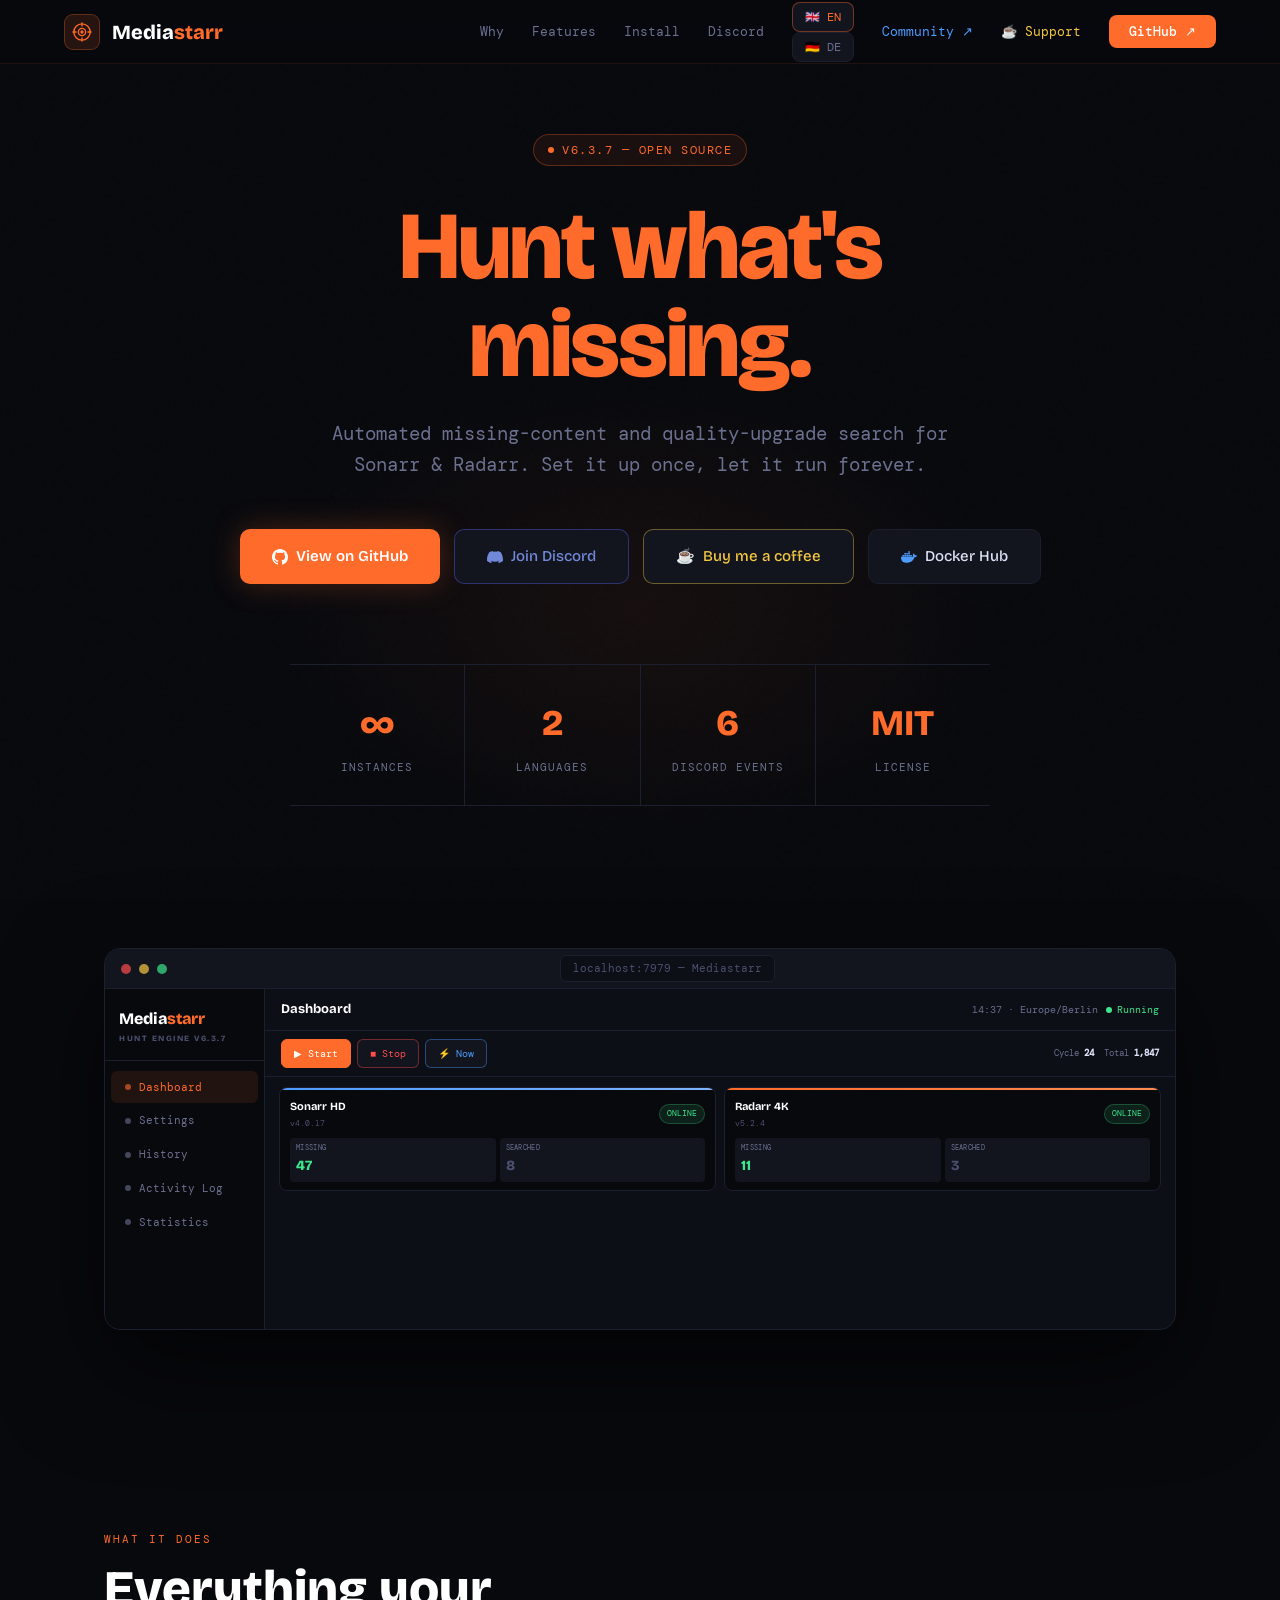
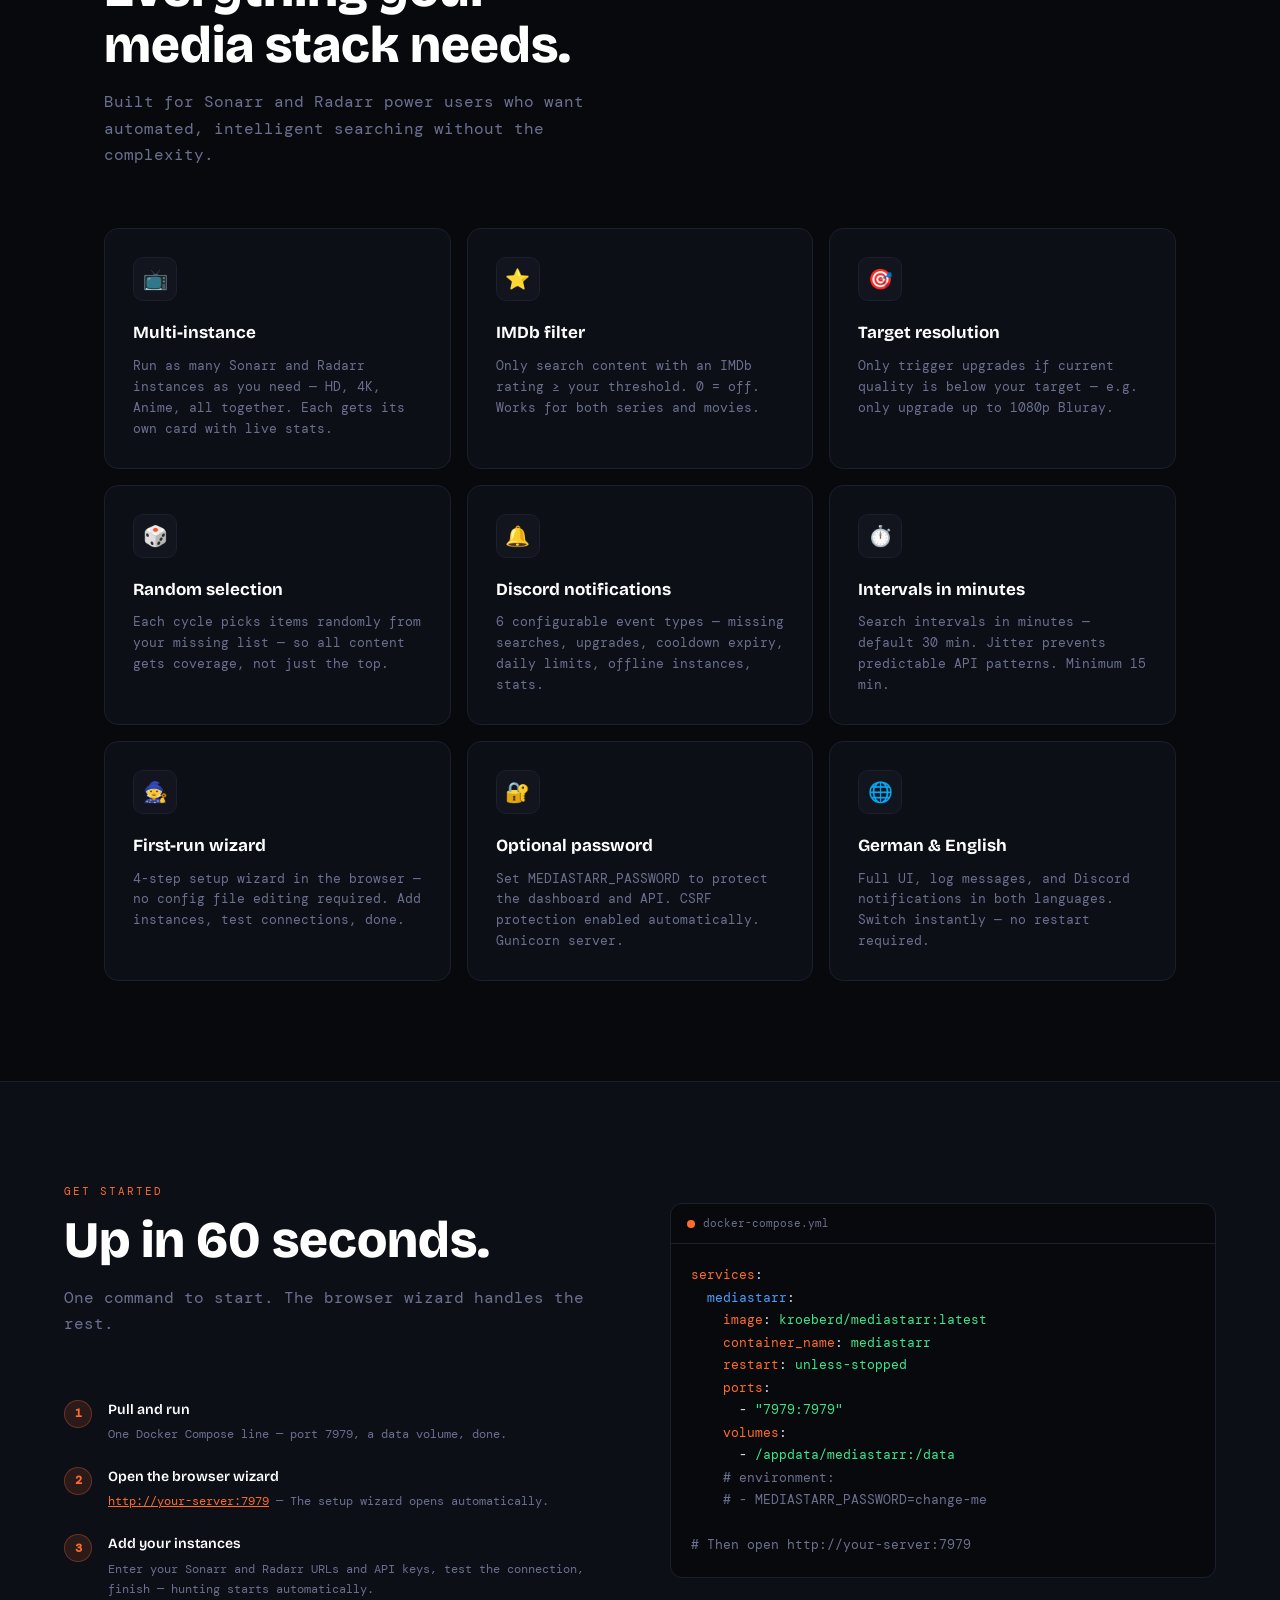
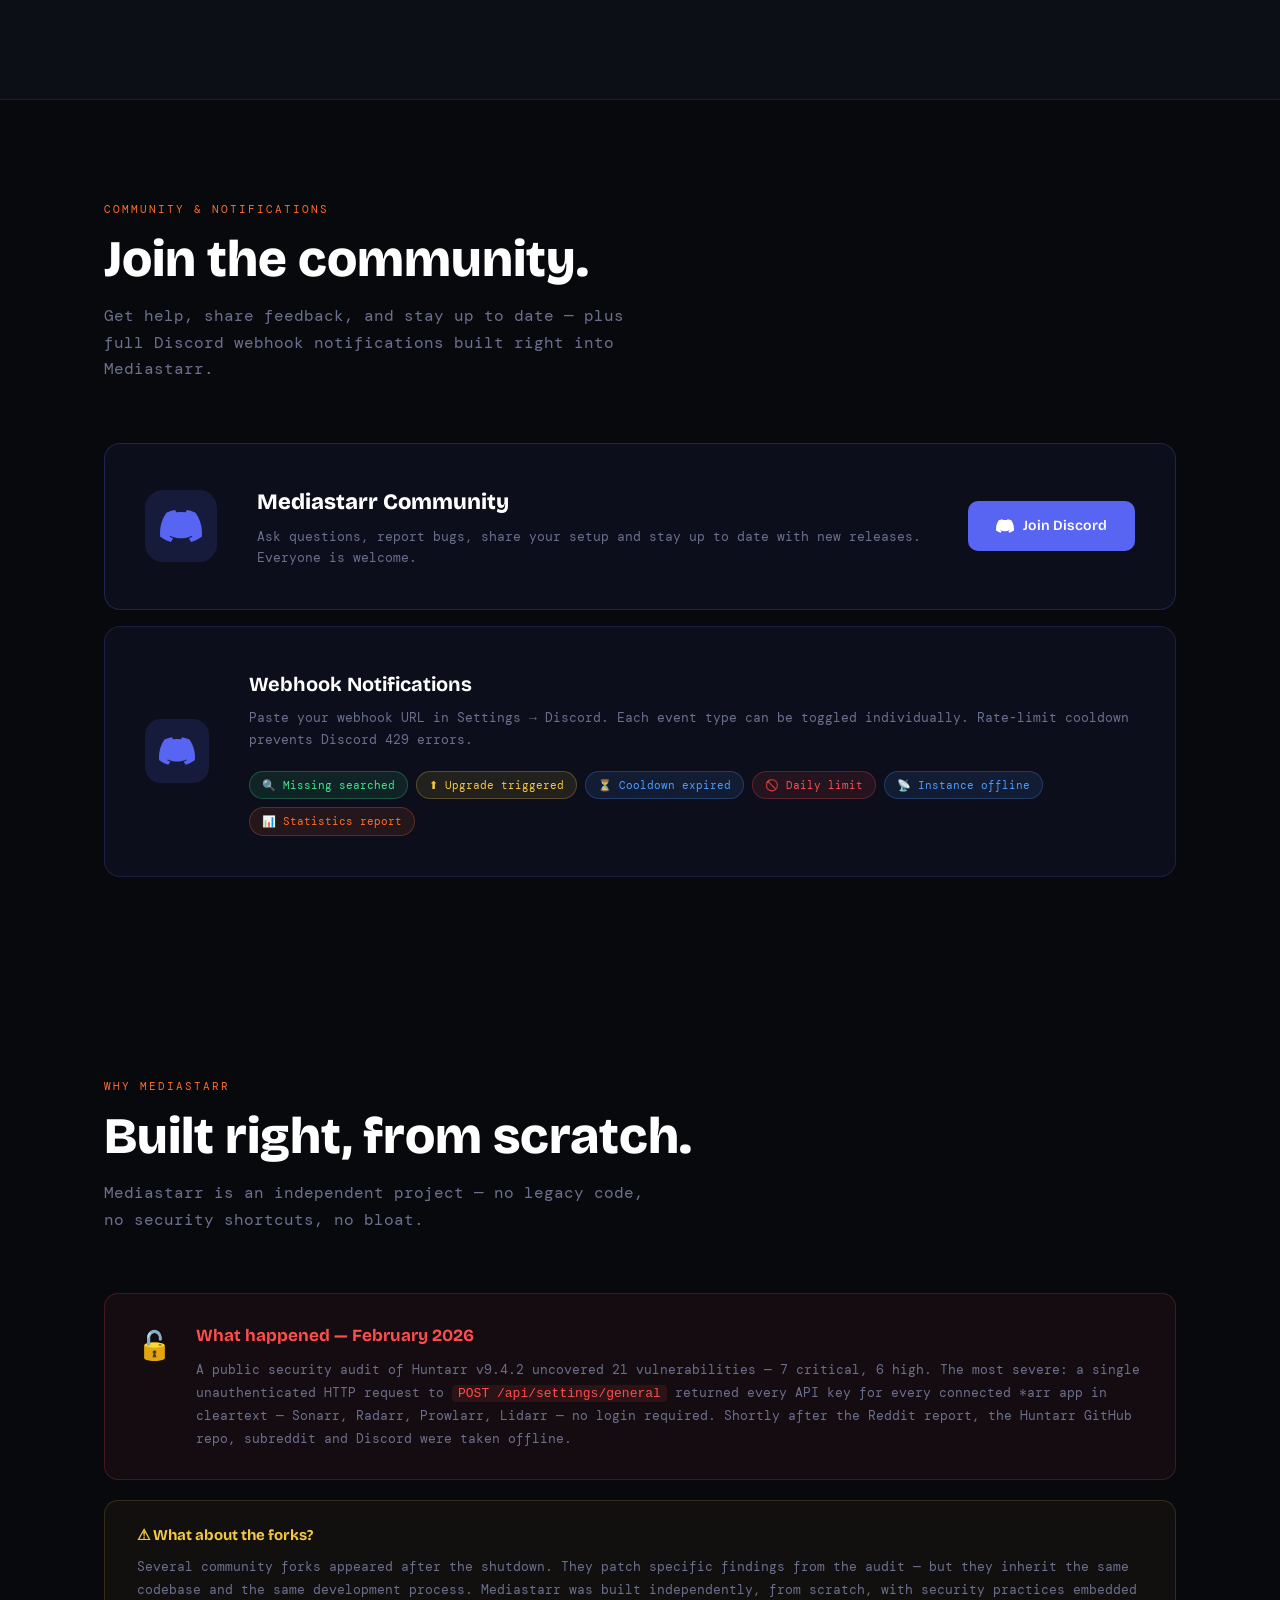
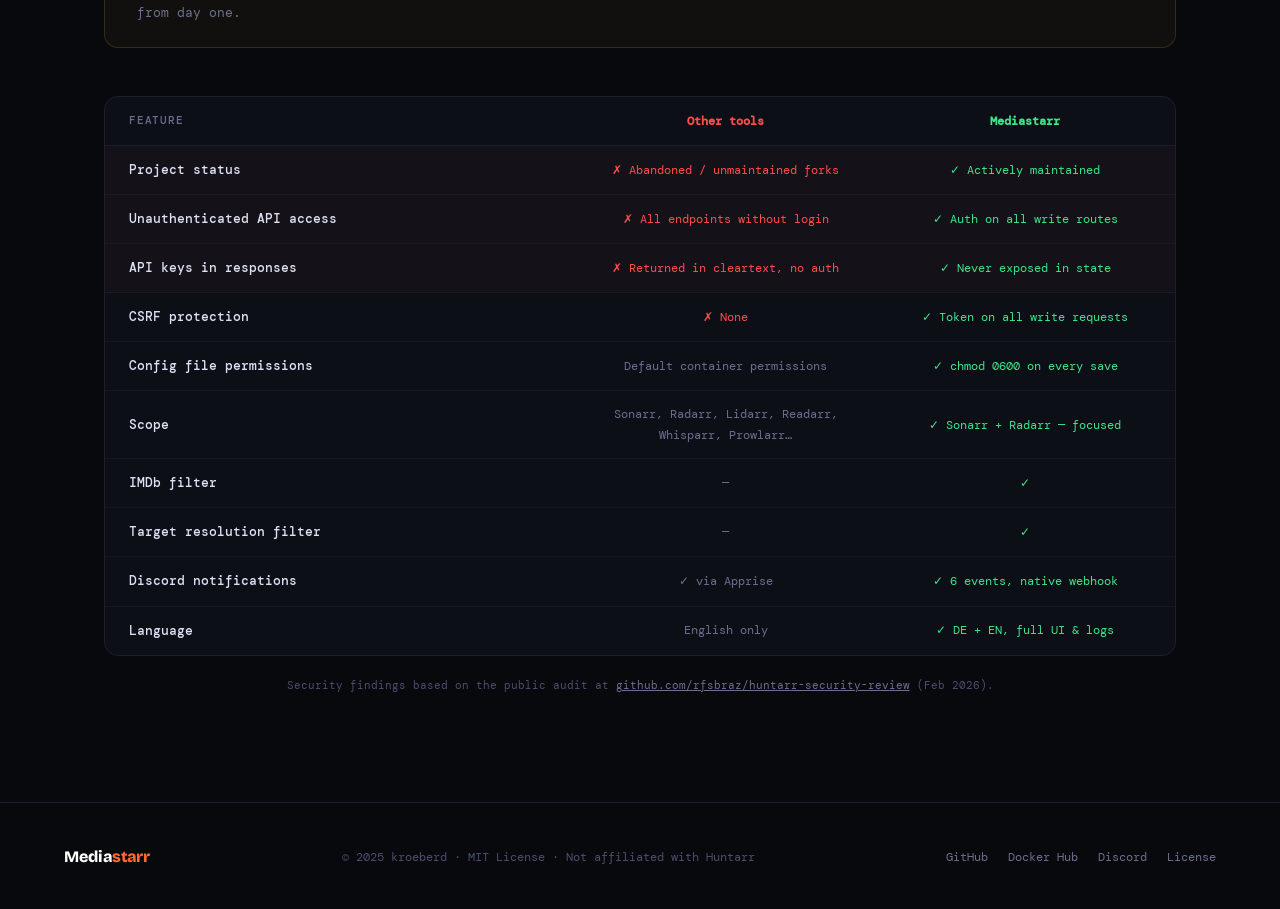
<file: index.html>
<!DOCTYPE html>
<html lang="en">
<head>
<meta charset="UTF-8">
<meta name="viewport" content="width=device-width, initial-scale=1.0">
<title>Mediastarr — Automated Media Search</title>
<link rel="preconnect" href="https://fonts.googleapis.com">
<link href="https://fonts.googleapis.com/css2?family=Bricolage+Grotesque:wght@400;600;800&family=DM+Mono:wght@300;400;500&display=swap" rel="stylesheet">
<style>
:root{--bg:#08090d;--bg2:#0d0f17;--surf:#12141e;--brd:#1c1f2e;--acc:#ff6b2b;--acc2:#ff8c4f;--blue:#4d9cff;--green:#3de68b;--tx:#dde1f5;--mu:#4a4f6e;--mu2:#6b708f;--disp:'Bricolage Grotesque',sans-serif;--mono:'DM Mono',monospace}
*,*::before,*::after{box-sizing:border-box;margin:0;padding:0}
html{scroll-behavior:smooth}
body{background:var(--bg);color:var(--tx);font-family:var(--mono);font-size:15px;line-height:1.7;overflow-x:hidden}
body::before{content:'';position:fixed;inset:0;background-image:url("data:image/svg+xml,%3Csvg viewBox='0 0 256 256' xmlns='http://www.w3.org/2000/svg'%3E%3Cfilter id='n'%3E%3CfeTurbulence type='fractalNoise' baseFrequency='0.9' numOctaves='4' stitchTiles='stitch'/%3E%3C/filter%3E%3Crect width='100%25' height='100%25' filter='url(%23n)' opacity='0.04'/%3E%3C/svg%3E");pointer-events:none;z-index:0;opacity:.4}

/* NAV */
nav{position:fixed;top:0;left:0;right:0;z-index:100;padding:0 5vw;height:64px;display:flex;align-items:center;justify-content:space-between;border-bottom:1px solid rgba(255,107,43,.1);background:rgba(8,9,13,.85);backdrop-filter:blur(12px)}
.nav-logo{display:flex;align-items:center;gap:12px;text-decoration:none}
.nav-logo-icon{width:36px;height:36px;border-radius:9px;background:rgba(255,107,43,.12);border:1px solid rgba(255,107,43,.3);display:flex;align-items:center;justify-content:center}
.nav-logo-text{font-family:var(--disp);font-size:20px;font-weight:800;color:#fff}
.nav-logo-text span{color:var(--acc)}
.nav-links{display:flex;align-items:center;gap:28px;list-style:none}
.nav-links a{color:var(--mu2);text-decoration:none;font-size:13px;transition:color .2s}
.nav-links a:hover{color:var(--tx)}
.nav-cta{padding:8px 20px;background:var(--acc);color:#fff !important;border-radius:8px;font-weight:500;font-size:13px !important;transition:background .2s,transform .15s !important}
.nav-cta:hover{background:var(--acc2) !important;transform:translateY(-1px)}

/* Lang switcher */
.lang-btn{display:flex;align-items:center;gap:6px;padding:6px 12px;border-radius:8px;border:1px solid var(--brd);background:var(--surf);color:var(--mu2);font-family:var(--mono);font-size:12px;cursor:pointer;transition:all .2s}
.lang-btn:hover,.lang-btn.active{border-color:rgba(255,107,43,.4);color:var(--acc)}

/* HERO */
.hero{min-height:100vh;display:flex;flex-direction:column;align-items:center;justify-content:center;text-align:center;padding:120px 5vw 80px;position:relative}
.hero::after{content:'';position:absolute;top:40%;left:50%;transform:translateX(-50%);width:800px;height:500px;background:radial-gradient(ellipse,rgba(255,107,43,.06) 0%,transparent 65%);pointer-events:none;z-index:-1}
.hero-badge{display:inline-flex;align-items:center;gap:8px;padding:5px 14px;border:1px solid rgba(255,107,43,.3);border-radius:100px;background:rgba(255,107,43,.07);color:var(--acc);font-size:12px;letter-spacing:1.5px;text-transform:uppercase;margin-bottom:32px;animation:fadeUp .6s ease both}
.hero-badge span{width:6px;height:6px;border-radius:50%;background:var(--acc);animation:blink 2s infinite}
@keyframes blink{0%,100%{opacity:1}50%{opacity:.3}}
.hero-title{font-family:var(--disp);font-size:clamp(52px,8vw,96px);font-weight:800;line-height:1.02;letter-spacing:-2px;color:#fff;margin-bottom:24px;animation:fadeUp .7s .1s ease both}
.hero-title span{color:var(--acc)}
.hero-sub{font-size:clamp(15px,2vw,19px);color:var(--mu2);max-width:620px;margin:0 auto 48px;animation:fadeUp .7s .2s ease both;line-height:1.65}
.hero-actions{display:flex;gap:14px;flex-wrap:wrap;justify-content:center;animation:fadeUp .7s .3s ease both}
.btn-primary{display:inline-flex;align-items:center;gap:8px;padding:14px 32px;background:var(--acc);color:#fff;border-radius:10px;font-size:15px;font-weight:600;font-family:var(--disp);text-decoration:none;transition:background .2s,transform .15s,box-shadow .2s;box-shadow:0 0 30px rgba(255,107,43,.25)}
.btn-primary:hover{background:var(--acc2);transform:translateY(-2px);box-shadow:0 4px 40px rgba(255,107,43,.35)}
.btn-secondary{display:inline-flex;align-items:center;gap:8px;padding:14px 32px;border:1px solid var(--brd);color:var(--tx);border-radius:10px;font-size:15px;font-weight:500;font-family:var(--disp);text-decoration:none;background:var(--surf);transition:border-color .2s,transform .15s}
.btn-secondary:hover{border-color:var(--mu2);transform:translateY(-2px)}

/* STATS */
.stats-row{display:flex;justify-content:center;gap:0;border-top:1px solid var(--brd);border-bottom:1px solid var(--brd);margin-top:80px;animation:fadeUp .7s .4s ease both}
.stat-item{flex:1;max-width:220px;text-align:center;padding:28px 20px;border-right:1px solid var(--brd)}
.stat-item:last-child{border-right:none}
.stat-num{font-family:var(--disp);font-size:36px;font-weight:800;color:var(--acc);margin-bottom:4px}
.stat-label{font-size:11px;color:var(--mu2);text-transform:uppercase;letter-spacing:1px}

/* SECTIONS */
section{padding:100px 5vw;max-width:1200px;margin:0 auto}
.section-label{font-size:11px;letter-spacing:2px;text-transform:uppercase;color:var(--acc);margin-bottom:12px}
.section-title{font-family:var(--disp);font-size:clamp(32px,4vw,52px);font-weight:800;color:#fff;line-height:1.1;margin-bottom:16px}
.section-sub{color:var(--mu2);font-size:16px;max-width:540px;line-height:1.65;margin-bottom:60px}

/* FEATURES */
.features-grid{display:grid;grid-template-columns:repeat(auto-fill,minmax(280px,1fr));gap:16px}
.feat-card{background:var(--bg2);border:1px solid var(--brd);border-radius:14px;padding:28px;transition:border-color .2s,transform .2s;position:relative;overflow:hidden}
.feat-card::before{content:'';position:absolute;top:0;left:0;right:0;height:1px;background:linear-gradient(90deg,transparent,rgba(255,107,43,.4),transparent);opacity:0;transition:opacity .3s}
.feat-card:hover{border-color:rgba(255,107,43,.25);transform:translateY(-3px)}
.feat-card:hover::before{opacity:1}
.feat-icon{width:44px;height:44px;border-radius:10px;display:flex;align-items:center;justify-content:center;font-size:20px;margin-bottom:18px;background:var(--surf);border:1px solid var(--brd)}
.feat-title{font-family:var(--disp);font-size:17px;font-weight:700;color:#fff;margin-bottom:8px}
.feat-text{color:var(--mu2);font-size:13px;line-height:1.6}

/* PREVIEW */
.preview-wrap{position:relative;border-radius:16px;overflow:hidden;border:1px solid var(--brd);box-shadow:0 40px 100px rgba(0,0,0,.6);background:var(--bg2);margin-top:48px}
.preview-bar{height:40px;background:var(--surf);border-bottom:1px solid var(--brd);display:flex;align-items:center;padding:0 16px;gap:8px}
.dot-r{width:10px;height:10px;border-radius:50%;background:#ff4d4d;opacity:.7}
.dot-y{width:10px;height:10px;border-radius:50%;background:#f5c842;opacity:.7}
.dot-g{width:10px;height:10px;border-radius:50%;background:#3de68b;opacity:.7}
.preview-url{margin:0 auto;font-size:11px;color:var(--mu);background:var(--bg2);border:1px solid var(--brd);border-radius:6px;padding:3px 12px}
.preview-body{display:grid;grid-template-columns:160px 1fr;height:340px}
.preview-sidebar{background:var(--bg);border-right:1px solid var(--brd);padding:16px 0}
.ps-logo{padding:0 14px 14px;border-bottom:1px solid var(--brd);margin-bottom:10px;font-family:var(--disp);font-size:16px;font-weight:800;color:#fff}
.ps-logo span{color:var(--acc)}
.ps-ver{font-size:8px;letter-spacing:1.5px;color:var(--mu);text-transform:uppercase}
.ps-item{display:flex;align-items:center;gap:8px;padding:7px 14px;font-size:11px;color:var(--mu2);border-radius:6px;margin:1px 6px}
.ps-item.on{background:rgba(255,107,43,.1);color:var(--acc)}
.ps-dot{width:6px;height:6px;border-radius:50%;background:currentColor;opacity:.6}
.preview-main{overflow:hidden;position:relative}
.preview-topbar{height:42px;border-bottom:1px solid var(--brd);display:flex;align-items:center;padding:0 16px;gap:8px;font-size:11px}
.p-title{font-family:var(--disp);font-size:13px;font-weight:700;color:#fff;flex:1}
.p-running{display:flex;align-items:center;gap:5px;font-size:10px;color:var(--green)}
.p-run-dot{width:6px;height:6px;border-radius:50%;background:var(--green);animation:blink 1.8s infinite}
.p-ctrl{padding:8px 16px;border-bottom:1px solid var(--brd);display:flex;gap:6px;align-items:center}
.p-btn{padding:5px 12px;border-radius:6px;font-size:10px;font-family:var(--mono);border:1px solid var(--brd);background:var(--surf);color:var(--tx)}
.p-btn.start{background:var(--acc);border-color:var(--acc);color:#fff}
.p-btn.stop{border-color:rgba(255,77,77,.4);color:#ff4d4d}
.p-btn.now{border-color:rgba(77,156,255,.4);color:var(--blue)}
.p-meta{margin-left:auto;font-size:9px;color:var(--mu2);display:flex;gap:10px}
.p-cards{display:grid;grid-template-columns:1fr 1fr;gap:8px;padding:10px 14px}
.p-card{background:var(--bg);border:1px solid var(--brd);border-radius:8px;overflow:hidden}
.p-accent{height:2px}
.p-card-in{padding:8px 10px}
.p-cn{font-family:var(--disp);font-size:11px;font-weight:700;color:#fff}
.p-cv{font-size:8px;color:var(--mu)}
.p-stats{display:grid;grid-template-columns:1fr 1fr;gap:4px;margin-top:6px}
.p-s{background:var(--surf);border-radius:4px;padding:4px 6px}
.p-sl{font-size:7px;color:var(--mu2);text-transform:uppercase;letter-spacing:.3px}
.p-sv{font-family:var(--disp);font-size:14px;font-weight:800;color:var(--mu)}
.p-sv.g{color:var(--green)}

/* INSTALL */
.install-section{background:var(--bg2);border-top:1px solid var(--brd);border-bottom:1px solid var(--brd)}
.install-grid{display:grid;grid-template-columns:1fr 1fr;gap:60px;align-items:center}
.install-steps{display:flex;flex-direction:column;gap:20px}
.install-step{display:flex;gap:16px;align-items:flex-start}
.step-num{width:28px;height:28px;border-radius:50%;background:rgba(255,107,43,.12);border:1px solid rgba(255,107,43,.3);color:var(--acc);font-size:12px;font-weight:600;display:flex;align-items:center;justify-content:center;flex-shrink:0;margin-top:2px}
.step-body strong{display:block;color:#fff;font-size:14px;font-family:var(--disp);font-weight:600;margin-bottom:3px}
.step-body p{color:var(--mu2);font-size:12px}
.code-block{background:var(--bg);border:1px solid var(--brd);border-radius:12px;overflow:hidden}
.code-hd{padding:10px 16px;border-bottom:1px solid var(--brd);font-size:11px;color:var(--mu2);display:flex;align-items:center;gap:8px}
.code-hd-dot{width:8px;height:8px;border-radius:50%;background:var(--acc)}
.code-body{padding:20px;font-size:12.5px;line-height:1.8;color:var(--tx)}
.code-body .c{color:var(--mu2)}
.code-body .k{color:var(--acc)}
.code-body .s{color:var(--green)}
.code-body .n{color:var(--blue)}

/* DISCORD */
.discord-card{background:rgba(88,101,242,.06);border:1px solid rgba(88,101,242,.2);border-radius:16px;padding:40px;display:flex;gap:40px;align-items:center}
.dc-icon{width:64px;height:64px;flex-shrink:0;background:rgba(88,101,242,.15);border-radius:16px;display:flex;align-items:center;justify-content:center}
.dc-events{display:flex;flex-wrap:wrap;gap:8px;margin-top:20px}
.dc-ev{padding:4px 12px;border-radius:100px;font-size:11px;font-family:var(--mono)}
.ev-g{background:rgba(61,230,139,.1);color:var(--green);border:1px solid rgba(61,230,139,.25)}
.ev-y{background:rgba(245,200,66,.1);color:#f5c842;border:1px solid rgba(245,200,66,.25)}
.ev-r{background:rgba(255,77,77,.1);color:#ff4d4d;border:1px solid rgba(255,77,77,.25)}
.ev-b{background:rgba(77,156,255,.1);color:var(--blue);border:1px solid rgba(77,156,255,.25)}
.ev-o{background:rgba(255,107,43,.1);color:var(--acc);border:1px solid rgba(255,107,43,.25)}

/* FOOTER */
footer{border-top:1px solid var(--brd);padding:40px 5vw;display:flex;align-items:center;justify-content:space-between;flex-wrap:wrap;gap:16px;font-size:12px;color:var(--mu)}
.footer-logo{font-family:var(--disp);font-size:16px;font-weight:800;color:#fff;text-decoration:none}
.footer-logo span{color:var(--acc)}
.footer-links{display:flex;gap:20px}
.footer-links a{color:var(--mu2);text-decoration:none;transition:color .2s}
.footer-links a:hover{color:var(--tx)}

@keyframes fadeUp{from{opacity:0;transform:translateY(24px)}to{opacity:1;transform:translateY(0)}}
.reveal{opacity:0;transform:translateY(20px);transition:opacity .6s ease,transform .6s ease}
.reveal.visible{opacity:1;transform:none}

@media(max-width:768px){
  .nav-links{display:none}
  .stats-row{flex-wrap:wrap}
  .stat-item{min-width:50%;border-right:none;border-bottom:1px solid var(--brd)}
  .install-grid{grid-template-columns:1fr}
  .preview-body{grid-template-columns:1fr}
  .preview-sidebar{display:none}
  .discord-card{flex-direction:column}
  .p-cards{grid-template-columns:1fr}
}

/* Hidden class for lang switching */
[data-lang]{display:none}
[data-lang].show{display:block}
span[data-lang].show{display:inline}
</style>
</head>
<body>

<!-- NAV -->
<nav>
  <a href="#" class="nav-logo">
    <div class="nav-logo-icon">
      <svg width="20" height="20" viewBox="0 0 22 22" fill="none" xmlns="http://www.w3.org/2000/svg">
        <circle cx="11" cy="11" r="9" stroke="#ff6b2b" stroke-width="1.5"/>
        <circle cx="11" cy="11" r="4" stroke="#ff6b2b" stroke-width="1.5"/>
        <circle cx="11" cy="11" r="1.8" fill="#ff6b2b"/>
        <line x1="11" y1="1" x2="11" y2="4.5" stroke="#ff6b2b" stroke-width="1.5" stroke-linecap="round"/>
        <line x1="11" y1="17.5" x2="11" y2="21" stroke="#ff6b2b" stroke-width="1.5" stroke-linecap="round"/>
        <line x1="1" y1="11" x2="4.5" y2="11" stroke="#ff6b2b" stroke-width="1.5" stroke-linecap="round"/>
        <line x1="17.5" y1="11" x2="21" y2="11" stroke="#ff6b2b" stroke-width="1.5" stroke-linecap="round"/>
      </svg>
    </div>
    <div class="nav-logo-text">Media<span>starr</span></div>
  </a>
  <ul class="nav-links">
    <li><a href="#why" data-de="Warum" data-en="Why">Why</a></li>
    <li><a href="#features" data-de="Features" data-en="Features">Features</a></li>
    <li><a href="#install" data-de="Installation" data-en="Install">Install</a></li>
    <li><a href="#discord">Discord</a></li>
    <li>
      <button class="lang-btn active" id="btn-en" onclick="setLang('en')">🇬🇧 EN</button>
      <button class="lang-btn" id="btn-de" onclick="setLang('de')">🇩🇪 DE</button>
    </li>
    <li><a href="https://discord.gg/8Vb9cj4ksv" target="_blank" style="color:var(--blue)">Community ↗</a></li>
    <li><a href="https://buymeacoffee.com/kroeberd" target="_blank" rel="noopener noreferrer" style="display:inline-flex;align-items:center;gap:5px;color:#f5c842">☕ Support</a></li>
    <li><a href="https://github.com/kroeberd/mediastarr" target="_blank" class="nav-cta">GitHub ↗</a></li>
  </ul>
</nav>

<!-- HERO -->
<div class="hero">
  <div class="hero-badge"><span></span>v6.3.7 — Open Source</div>
  <h1 class="hero-title">
    <span data-lang="en" class="show">Hunt what's<br><span style="color:var(--acc)">missing.</span></span>
    <span data-lang="de">Such was<br><span style="color:var(--acc)">fehlt.</span></span>
  </h1>
  <p class="hero-sub">
    <span data-lang="en" class="show">Automated missing-content and quality-upgrade search for Sonarr & Radarr. Set it up once, let it run forever.</span>
    <span data-lang="de">Automatisierte Suche nach fehlenden Inhalten und Qualitäts-Upgrades für Sonarr & Radarr. Einmal einrichten, dauerhaft laufen lassen.</span>
  </p>
  <div class="hero-actions">
    <a href="https://github.com/kroeberd/mediastarr" target="_blank" class="btn-primary">
      <svg width="16" height="16" viewBox="0 0 24 24" fill="currentColor"><path d="M12 0C5.37 0 0 5.37 0 12c0 5.31 3.435 9.795 8.205 11.385.6.105.825-.255.825-.57 0-.285-.015-1.23-.015-2.235-3.015.555-3.795-.735-4.035-1.41-.135-.345-.72-1.41-1.23-1.695-.42-.225-1.02-.78-.015-.795.945-.015 1.62.87 1.845 1.23 1.08 1.815 2.805 1.305 3.495.99.105-.78.42-1.305.765-1.605-2.67-.3-5.46-1.335-5.46-5.925 0-1.305.465-2.385 1.23-3.225-.12-.3-.54-1.53.12-3.18 0 0 1.005-.315 3.3 1.23.96-.27 1.98-.405 3-.405s2.04.135 3 .405c2.295-1.56 3.3-1.23 3.3-1.23.66 1.65.24 2.88.12 3.18.765.84 1.23 1.905 1.23 3.225 0 4.605-2.805 5.625-5.475 5.925.435.375.81 1.095.81 2.22 0 1.605-.015 2.895-.015 3.3 0 .315.225.69.825.57A12.02 12.02 0 0024 12c0-6.63-5.37-12-12-12z"/></svg>
      <span data-lang="en" class="show">View on GitHub</span><span data-lang="de">GitHub</span>
    </a>
    <a href="https://discord.gg/8Vb9cj4ksv" target="_blank" class="btn-secondary" style="border-color:rgba(88,101,242,.4);color:#7289da">
      <svg width="16" height="16" viewBox="0 0 24 24" fill="currentColor"><path d="M20.317 4.37a19.791 19.791 0 0 0-4.885-1.515.074.074 0 0 0-.079.037c-.21.375-.444.864-.608 1.25a18.27 18.27 0 0 0-5.487 0 12.64 12.64 0 0 0-.617-1.25.077.077 0 0 0-.079-.037A19.736 19.736 0 0 0 3.677 4.37a.07.07 0 0 0-.032.027C.533 9.046-.32 13.58.099 18.057c.002.022.015.043.033.056a19.9 19.9 0 0 0 5.993 3.03.078.078 0 0 0 .084-.028c.462-.63.874-1.295 1.226-1.994a.076.076 0 0 0-.041-.106 13.107 13.107 0 0 1-1.872-.892.077.077 0 0 1-.008-.128 10.2 10.2 0 0 0 .372-.292.074.074 0 0 1 .077-.01c3.928 1.793 8.18 1.793 12.062 0a.074.074 0 0 1 .078.01c.12.098.246.198.373.292a.077.077 0 0 1-.006.127 12.299 12.299 0 0 1-1.873.892.077.077 0 0 0-.041.107c.36.698.772 1.362 1.225 1.993a.076.076 0 0 0 .084.028 19.839 19.839 0 0 0 6.002-3.03.077.077 0 0 0 .032-.054c.5-5.177-.838-9.674-3.549-13.66a.061.061 0 0 0-.031-.03z"/></svg>
      Join Discord
    </a>
    <a href="https://buymeacoffee.com/kroeberd" target="_blank" rel="noopener noreferrer" class="btn-secondary" style="border-color:rgba(245,200,66,.4);color:#f5c842">
      ☕ <span data-lang="en" class="show">Buy me a coffee</span><span data-lang="de">Support</span>
    </a>
    <a href="https://hub.docker.com/r/kroeberd/mediastarr" target="_blank" class="btn-secondary">
      <svg width="16" height="16" viewBox="0 0 24 24" fill="currentColor" style="color:var(--blue)"><path d="M13.983 11.078h2.119a.186.186 0 00.186-.185V9.006a.186.186 0 00-.186-.186h-2.119a.185.185 0 00-.185.185v1.888c0 .102.083.185.185.185m-2.954-5.43h2.118a.186.186 0 00.186-.186V3.574a.186.186 0 00-.186-.185h-2.118a.185.185 0 00-.185.185v1.888c0 .102.082.185.185.185m0 2.716h2.118a.187.187 0 00.186-.186V6.29a.186.186 0 00-.186-.185h-2.118a.185.185 0 00-.185.185v1.887c0 .102.082.186.185.186m-2.93 0h2.12a.186.186 0 00.184-.186V6.29a.185.185 0 00-.185-.185H8.1a.185.185 0 00-.185.185v1.887c0 .102.083.186.185.186m-2.964 0h2.119a.186.186 0 00.185-.186V6.29a.185.185 0 00-.185-.185H5.136a.186.186 0 00-.186.185v1.887c0 .102.084.186.186.186m5.893 2.715h2.118a.186.186 0 00.186-.185V9.006a.186.186 0 00-.186-.186h-2.118a.185.185 0 00-.185.185v1.888c0 .102.082.185.185.185m-2.93 0h2.12a.185.185 0 00.184-.185V9.006a.185.185 0 00-.184-.186h-2.12a.185.185 0 00-.184.185v1.888c0 .102.083.185.185.185m-2.964 0h2.119a.185.185 0 00.185-.185V9.006a.185.185 0 00-.184-.186h-2.12a.186.186 0 00-.186.186v1.887c0 .102.084.185.186.185m-2.92 0h2.12a.186.186 0 00.184-.185V9.006a.185.185 0 00-.184-.186h-2.12a.185.185 0 00-.185.186v1.887c0 .102.083.185.185.185M23.763 9.89c-.065-.051-.672-.51-1.954-.51-.338.001-.676.03-1.01.087-.248-1.7-1.653-2.53-1.716-2.566l-.344-.199-.226.327c-.284.438-.49.922-.612 1.43-.23.97-.09 1.882.403 2.661-.595.332-1.55.413-1.744.42H.751a.751.751 0 00-.75.748 11.376 11.376 0 00.692 4.062c.545 1.428 1.355 2.48 2.41 3.124 1.18.723 3.1 1.137 5.275 1.137.983.003 1.963-.086 2.93-.266a12.248 12.248 0 003.823-1.389c.98-.567 1.86-1.288 2.61-2.136 1.252-1.418 1.998-2.997 2.553-4.4h.221c1.372 0 2.215-.549 2.68-1.009.309-.293.55-.65.707-1.046l.098-.288z"/></svg>
      Docker Hub
    </a>
  </div>

  <div class="stats-row" style="width:100%;max-width:700px;margin-top:80px">
    <div class="stat-item"><div class="stat-num">∞</div><div class="stat-label" data-de="Instanzen" data-en="Instances">Instances</div></div>
    <div class="stat-item"><div class="stat-num">2</div><div class="stat-label" data-de="Sprachen" data-en="Languages">Languages</div></div>
    <div class="stat-item"><div class="stat-num">6</div><div class="stat-label" data-de="Discord Events" data-en="Discord events">Discord events</div></div>
    <div class="stat-item"><div class="stat-num">MIT</div><div class="stat-label">License</div></div>
  </div>
</div>

<!-- DASHBOARD PREVIEW -->
<div style="padding:0 5vw 100px;max-width:1200px;margin:0 auto">
  <div class="preview-wrap reveal">
    <div class="preview-bar">
      <div class="dot-r"></div><div class="dot-y"></div><div class="dot-g"></div>
      <div class="preview-url">localhost:7979 — Mediastarr</div>
    </div>
    <div class="preview-body">
      <div class="preview-sidebar">
        <div class="ps-logo">Media<span>starr</span><div class="ps-ver">Hunt Engine v6.3.7</div></div>
        <div class="ps-item on"><div class="ps-dot"></div>Dashboard</div>
        <div class="ps-item"><div class="ps-dot"></div><span data-de="Einstellungen" data-en="Settings">Settings</span></div>
        <div class="ps-item"><div class="ps-dot"></div><span data-de="Verlauf" data-en="History">History</span></div>
        <div class="ps-item"><div class="ps-dot"></div><span data-de="Aktivitätslog" data-en="Activity Log">Activity Log</span></div>
        <div class="ps-item"><div class="ps-dot"></div><span data-de="Statistiken" data-en="Statistics">Statistics</span></div>
      </div>
      <div class="preview-main">
        <div class="preview-topbar">
          <div class="p-title">Dashboard</div>
          <div style="font-size:10px;color:var(--mu2)">14:37 · Europe/Berlin</div>
          <div class="p-running"><div class="p-run-dot"></div><span data-de="Läuft" data-en="Running">Running</span></div>
        </div>
        <div class="p-ctrl">
          <div class="p-btn start">▶ <span data-de="Start" data-en="Start">Start</span></div>
          <div class="p-btn stop">■ Stop</div>
          <div class="p-btn now">⚡ <span data-de="Jetzt" data-en="Now">Now</span></div>
          <div class="p-meta">
            <span><span data-de="Zyklus" data-en="Cycle">Cycle</span> <b style="color:var(--tx)">24</b></span>
            <span><span data-de="Gesamt" data-en="Total">Total</span> <b style="color:var(--tx)">1,847</b></span>
          </div>
        </div>
        <div class="p-cards">
          <div class="p-card">
            <div class="p-accent" style="background:linear-gradient(90deg,#4d9cff,#7eb3ff)"></div>
            <div class="p-card-in">
              <div style="display:flex;justify-content:space-between;align-items:center;margin-bottom:8px">
                <div><div class="p-cn">Sonarr HD</div><div class="p-cv">v4.0.17</div></div>
                <div style="font-size:8px;padding:2px 7px;border-radius:100px;background:rgba(61,230,139,.1);color:var(--green);border:1px solid rgba(61,230,139,.25)">ONLINE</div>
              </div>
              <div class="p-stats">
                <div class="p-s"><div class="p-sl">Missing</div><div class="p-sv g">47</div></div>
                <div class="p-s"><div class="p-sl">Searched</div><div class="p-sv">8</div></div>
              </div>
            </div>
          </div>
          <div class="p-card">
            <div class="p-accent" style="background:linear-gradient(90deg,#ff6b2b,#ff8c4f)"></div>
            <div class="p-card-in">
              <div style="display:flex;justify-content:space-between;align-items:center;margin-bottom:8px">
                <div><div class="p-cn">Radarr 4K</div><div class="p-cv">v5.2.4</div></div>
                <div style="font-size:8px;padding:2px 7px;border-radius:100px;background:rgba(61,230,139,.1);color:var(--green);border:1px solid rgba(61,230,139,.25)">ONLINE</div>
              </div>
              <div class="p-stats">
                <div class="p-s"><div class="p-sl">Missing</div><div class="p-sv g">11</div></div>
                <div class="p-s"><div class="p-sl">Searched</div><div class="p-sv">3</div></div>
              </div>
            </div>
          </div>
        </div>
      </div>
    </div>
  </div>
</div>

<!-- FEATURES -->
<section id="features">
  <div class="section-label reveal"><span data-de="Was es macht" data-en="What it does">What it does</span></div>
  <h2 class="section-title reveal" id="features-title">Everything your<br>media stack needs.</h2>
  <p class="section-sub reveal"><span data-de="Gebaut für Sonarr- und Radarr-Nutzer die automatisierte, intelligente Suche ohne den Aufwand wollen." data-en="Built for Sonarr and Radarr power users who want automated, intelligent searching without the complexity.">Built for Sonarr and Radarr power users who want automated, intelligent searching without the complexity.</span></p>
  <div class="features-grid">
    <div class="feat-card reveal"><div class="feat-icon">📺</div><div class="feat-title"><span data-de="Multi-Instanz" data-en="Multi-instance">Multi-instance</span></div><div class="feat-text"><span data-de="Beliebig viele Sonarr- und Radarr-Instanzen — HD, 4K, Anime, alle zusammen. Jede bekommt eine eigene Karte mit Live-Stats." data-en="Run as many Sonarr and Radarr instances as you need — HD, 4K, Anime, all together. Each gets its own card with live stats.">Run as many Sonarr and Radarr instances as you need — HD, 4K, Anime, all together.</span></div></div>
    <div class="feat-card reveal"><div class="feat-icon">⭐</div><div class="feat-title"><span data-de="IMDb Filter" data-en="IMDb filter">IMDb filter</span></div><div class="feat-text"><span data-de="Nur Inhalte mit einer IMDb-Bewertung ≥ deinem Schwellenwert suchen. 0 = kein Filter. Funktioniert für Serien und Filme." data-en="Only search content with an IMDb rating ≥ your threshold. 0 = off. Works for both series and movies.">Only search content with an IMDb rating ≥ your threshold. 0 = off. Works for both series and movies.</span></div></div>
    <div class="feat-card reveal"><div class="feat-icon">🎯</div><div class="feat-title"><span data-de="Zielauflösung" data-en="Target resolution">Target resolution</span></div><div class="feat-text"><span data-de="Upgrades nur suchen wenn die aktuelle Qualität unter der Zielauflösung liegt — z.B. nur upgraden bis 1080p Bluray." data-en="Only trigger upgrades if current quality is below your target — e.g. only upgrade up to 1080p Bluray.">Only trigger upgrades if current quality is below your target — e.g. only upgrade up to 1080p Bluray.</span></div></div>
    <div class="feat-card reveal"><div class="feat-icon">🎲</div><div class="feat-title"><span data-de="Zufällige Auswahl" data-en="Random selection">Random selection</span></div><div class="feat-text"><span data-de="Jeder Zyklus wählt Items zufällig aus der Liste — gleichmäßige Abdeckung statt immer dasselbe." data-en="Each cycle picks items randomly from your missing list — so all content gets coverage, not just the top.">Each cycle picks items randomly from your missing list.</span></div></div>
    <div class="feat-card reveal"><div class="feat-icon">🔔</div><div class="feat-title"><span data-de="Discord Benachrichtigungen" data-en="Discord notifications">Discord notifications</span></div><div class="feat-text"><span data-de="6 konfigurierbare Events — fehlende Suchen, Upgrades, Cooldown, Tageslimit, Offline, Statistiken." data-en="6 configurable event types — missing searches, upgrades, cooldown expiry, daily limits, offline instances, stats.">6 configurable event types — missing, upgrades, cooldown, daily limits, offline, stats.</span></div></div>
    <div class="feat-card reveal"><div class="feat-icon">⏱️</div><div class="feat-title"><span data-de="Intervall in Minuten" data-en="Intervals in minutes">Intervals in minutes</span></div><div class="feat-text"><span data-de="Suchintervall jetzt in Minuten — Standard 30 Min. Jitter verhindert vorhersehbare API-Muster. Minimum 15 Min." data-en="Search intervals in minutes — default 30 min. Jitter prevents predictable API patterns. Minimum 15 min.">Search intervals in minutes — default 30 min. Jitter prevents predictable API patterns.</span></div></div>
    <div class="feat-card reveal"><div class="feat-icon">🧙</div><div class="feat-title"><span data-de="Erster-Start-Wizard" data-en="First-run wizard">First-run wizard</span></div><div class="feat-text"><span data-de="4-Schritte-Einrichtung im Browser — keine Config-Datei, keine Umgebungsvariablen. Instanzen testen, Discord einrichten, fertig." data-en="4-step setup wizard in the browser — no config file editing required. Add instances, test connections, done.">4-step setup wizard in the browser — no config file editing required.</span></div></div>
    <div class="feat-card reveal"><div class="feat-icon">🔐</div><div class="feat-title"><span data-de="Optionaler Passwortschutz" data-en="Optional password">Optional password</span></div><div class="feat-text"><span data-de="MEDIASTARR_PASSWORD setzen um Dashboard und API zu schützen. CSRF-Schutz automatisch aktiv. Gunicorn als Server." data-en="Set MEDIASTARR_PASSWORD to protect the dashboard and API. CSRF protection enabled automatically. Gunicorn server.">Set MEDIASTARR_PASSWORD to protect the dashboard and API. CSRF protection included.</span></div></div>
    <div class="feat-card reveal"><div class="feat-icon">🌐</div><div class="feat-title"><span data-de="Deutsch & Englisch" data-en="German & English">German & English</span></div><div class="feat-text"><span data-de="Vollständige Übersetzung von UI, Logs und Discord-Nachrichten. Sofort umschalten — kein Neustart." data-en="Full UI, log messages, and Discord notifications in both languages. Switch instantly — no restart required.">Full UI, log messages, and Discord notifications in both languages.</span></div></div>
  </div>
</section>

<!-- INSTALL -->
<section id="install" class="install-section" style="padding:100px 5vw;max-width:100%">
  <div style="max-width:1200px;margin:0 auto">
    <div class="install-grid">
      <div>
        <div class="section-label reveal"><span data-de="Loslegen" data-en="Get started">Get started</span></div>
        <h2 class="section-title reveal"><span data-de="In 60 Sekunden läuft es." data-en="Up in 60 seconds.">Up in 60 seconds.</span></h2>
        <p class="section-sub reveal"><span data-de="Ein Befehl zum Starten. Der Browser-Wizard erledigt den Rest." data-en="One command to start. The browser wizard handles the rest.">One command to start. The browser wizard handles the rest.</span></p>
        <div class="install-steps">
          <div class="install-step reveal">
            <div class="step-num">1</div>
            <div class="step-body">
              <strong><span data-de="Starten" data-en="Pull and run">Pull and run</span></strong>
              <p><span data-de="Eine Docker Compose Zeile — Port 7979, ein Data-Volume, fertig." data-en="One Docker Compose line — port 7979, a data volume, done.">One Docker Compose line — port 7979, a data volume, done.</span></p>
            </div>
          </div>
          <div class="install-step reveal">
            <div class="step-num">2</div>
            <div class="step-body">
              <strong><span data-de="Browser-Wizard öffnen" data-en="Open the browser wizard">Open the browser wizard</span></strong>
              <p><a href="http://your-server:7979" style="color:var(--acc)">http://your-server:7979</a> — <span data-de="Der Setup-Wizard öffnet sich automatisch." data-en="The setup wizard opens automatically.">The setup wizard opens automatically.</span></p>
            </div>
          </div>
          <div class="install-step reveal">
            <div class="step-num">3</div>
            <div class="step-body">
              <strong><span data-de="Instanzen hinzufügen" data-en="Add your instances">Add your instances</span></strong>
              <p><span data-de="Sonarr/Radarr URLs und API-Keys eingeben, Verbindung testen, fertig — die Suche startet automatisch." data-en="Enter your Sonarr and Radarr URLs and API keys, test the connection, finish — hunting starts automatically.">Enter URLs and API keys, test the connection, done.</span></p>
            </div>
          </div>
        </div>
      </div>
      <div class="code-block reveal">
        <div class="code-hd"><div class="code-hd-dot"></div>docker-compose.yml</div>
        <div class="code-body">
<span class="k">services</span>:<br>
&nbsp;&nbsp;<span class="n">mediastarr</span>:<br>
&nbsp;&nbsp;&nbsp;&nbsp;<span class="k">image</span>: <span class="s">kroeberd/mediastarr:latest</span><br>
&nbsp;&nbsp;&nbsp;&nbsp;<span class="k">container_name</span>: <span class="s">mediastarr</span><br>
&nbsp;&nbsp;&nbsp;&nbsp;<span class="k">restart</span>: <span class="s">unless-stopped</span><br>
&nbsp;&nbsp;&nbsp;&nbsp;<span class="k">ports</span>:<br>
&nbsp;&nbsp;&nbsp;&nbsp;&nbsp;&nbsp;- <span class="s">"7979:7979"</span><br>
&nbsp;&nbsp;&nbsp;&nbsp;<span class="k">volumes</span>:<br>
&nbsp;&nbsp;&nbsp;&nbsp;&nbsp;&nbsp;- <span class="s">/appdata/mediastarr:/data</span><br>
&nbsp;&nbsp;&nbsp;&nbsp;<span class="c"># environment:</span><br>
&nbsp;&nbsp;&nbsp;&nbsp;<span class="c">#   - MEDIASTARR_PASSWORD=change-me</span><br>
<br>
<span class="c"># <span data-de="Dann öffne" data-en="Then open">Then open</span> http://your-server:7979</span>
        </div>
      </div>
    </div>
  </div>
</section>

<!-- DISCORD -->
<section id="discord" style="padding:100px 5vw;max-width:1200px;margin:0 auto">
  <div class="section-label reveal">Community & <span data-de="Benachrichtigungen" data-en="Notifications">Notifications</span></div>
  <h2 class="section-title reveal"><span data-de="Tritt der Community bei." data-en="Join the community.">Join the community.</span></h2>
  <p class="section-sub reveal"><span data-de="Hilfe holen, Feedback geben, auf dem neuesten Stand bleiben — plus vollständige Discord Webhook-Benachrichtigungen." data-en="Get help, share feedback, and stay up to date — plus full Discord webhook notifications built right into Mediastarr.">Get help, share feedback, and stay up to date — plus full Discord webhook notifications.</span></p>

  <div class="reveal" style="background:rgba(88,101,242,.06);border:1px solid rgba(88,101,242,.25);border-radius:16px;padding:40px;display:flex;gap:40px;align-items:center;margin-bottom:16px;flex-wrap:wrap">
    <div style="width:72px;height:72px;flex-shrink:0;background:rgba(88,101,242,.15);border-radius:18px;display:flex;align-items:center;justify-content:center">
      <svg width="42" height="42" viewBox="0 0 24 24" fill="#5865f2"><path d="M20.317 4.37a19.791 19.791 0 0 0-4.885-1.515.074.074 0 0 0-.079.037c-.21.375-.444.864-.608 1.25a18.27 18.27 0 0 0-5.487 0 12.64 12.64 0 0 0-.617-1.25.077.077 0 0 0-.079-.037A19.736 19.736 0 0 0 3.677 4.37a.07.07 0 0 0-.032.027C.533 9.046-.32 13.58.099 18.057c.002.022.015.043.033.056a19.9 19.9 0 0 0 5.993 3.03.078.078 0 0 0 .084-.028c.462-.63.874-1.295 1.226-1.994a.076.076 0 0 0-.041-.106 13.107 13.107 0 0 1-1.872-.892.077.077 0 0 1-.008-.128 10.2 10.2 0 0 0 .372-.292.074.074 0 0 1 .077-.01c3.928 1.793 8.18 1.793 12.062 0a.074.074 0 0 1 .078.01c.12.098.246.198.373.292a.077.077 0 0 1-.006.127 12.299 12.299 0 0 1-1.873.892.077.077 0 0 0-.041.107c.36.698.772 1.362 1.225 1.993a.076.076 0 0 0 .084.028 19.839 19.839 0 0 0 6.002-3.03.077.077 0 0 0 .032-.054c.5-5.177-.838-9.674-3.549-13.66a.061.061 0 0 0-.031-.03z"/></svg>
    </div>
    <div style="flex:1;min-width:200px">
      <div style="font-family:var(--disp);font-size:22px;font-weight:800;color:#fff;margin-bottom:6px">Mediastarr Community</div>
      <div style="color:var(--mu2);font-size:13px;line-height:1.6"><span data-de="Fragen stellen, Bugs melden, Setup teilen und über neue Releases informiert bleiben. Alle sind willkommen." data-en="Ask questions, report bugs, share your setup and stay up to date with new releases. Everyone is welcome.">Ask questions, report bugs, share your setup and stay up to date with new releases. Everyone is welcome.</span></div>
    </div>
    <a href="https://discord.gg/8Vb9cj4ksv" target="_blank" style="display:inline-flex;align-items:center;gap:9px;padding:13px 28px;background:#5865f2;color:#fff;border-radius:10px;font-size:14px;font-weight:600;font-family:var(--disp);text-decoration:none;transition:background .2s,transform .15s;flex-shrink:0" onmouseover="this.style.background='#4752c4';this.style.transform='translateY(-2px)'" onmouseout="this.style.background='#5865f2';this.style.transform=''">
      <svg width="18" height="18" viewBox="0 0 24 24" fill="currentColor"><path d="M20.317 4.37a19.791 19.791 0 0 0-4.885-1.515.074.074 0 0 0-.079.037c-.21.375-.444.864-.608 1.25a18.27 18.27 0 0 0-5.487 0 12.64 12.64 0 0 0-.617-1.25.077.077 0 0 0-.079-.037A19.736 19.736 0 0 0 3.677 4.37a.07.07 0 0 0-.032.027C.533 9.046-.32 13.58.099 18.057c.002.022.015.043.033.056a19.9 19.9 0 0 0 5.993 3.03.078.078 0 0 0 .084-.028c.462-.63.874-1.295 1.226-1.994a.076.076 0 0 0-.041-.106 13.107 13.107 0 0 1-1.872-.892.077.077 0 0 1-.008-.128 10.2 10.2 0 0 0 .372-.292.074.074 0 0 1 .077-.01c3.928 1.793 8.18 1.793 12.062 0a.074.074 0 0 1 .078.01c.12.098.246.198.373.292a.077.077 0 0 1-.006.127 12.299 12.299 0 0 1-1.873.892.077.077 0 0 0-.041.107c.36.698.772 1.362 1.225 1.993a.076.076 0 0 0 .084.028 19.839 19.839 0 0 0 6.002-3.03.077.077 0 0 0 .032-.054c.5-5.177-.838-9.674-3.549-13.66a.061.061 0 0 0-.031-.03z"/></svg>
      Join Discord
    </a>
  </div>

  <div class="discord-card reveal">
    <div class="dc-icon">
      <svg width="36" height="36" viewBox="0 0 24 24" fill="#5865f2"><path d="M20.317 4.37a19.791 19.791 0 0 0-4.885-1.515.074.074 0 0 0-.079.037c-.21.375-.444.864-.608 1.25a18.27 18.27 0 0 0-5.487 0 12.64 12.64 0 0 0-.617-1.25.077.077 0 0 0-.079-.037A19.736 19.736 0 0 0 3.677 4.37a.07.07 0 0 0-.032.027C.533 9.046-.32 13.58.099 18.057c.002.022.015.043.033.056a19.9 19.9 0 0 0 5.993 3.03.078.078 0 0 0 .084-.028c.462-.63.874-1.295 1.226-1.994a.076.076 0 0 0-.041-.106 13.107 13.107 0 0 1-1.872-.892.077.077 0 0 1-.008-.128 10.2 10.2 0 0 0 .372-.292.074.074 0 0 1 .077-.01c3.928 1.793 8.18 1.793 12.062 0a.074.074 0 0 1 .078.01c.12.098.246.198.373.292a.077.077 0 0 1-.006.127 12.299 12.299 0 0 1-1.873.892.077.077 0 0 0-.041.107c.36.698.772 1.362 1.225 1.993a.076.076 0 0 0 .084.028 19.839 19.839 0 0 0 6.002-3.03.077.077 0 0 0 .032-.054c.5-5.177-.838-9.674-3.549-13.66a.061.061 0 0 0-.031-.03z"/></svg>
    </div>
    <div style="flex:1">
      <div style="font-family:var(--disp);font-size:20px;font-weight:700;color:#fff;margin-bottom:6px"><span data-de="Webhook Benachrichtigungen" data-en="Webhook Notifications">Webhook Notifications</span></div>
      <div style="color:var(--mu2);font-size:13px;margin-bottom:16px"><span data-de="Webhook-URL in Einstellungen → Discord eintragen. Jeder Event-Typ einzeln aktivierbar. Rate-Limit-Schutz verhindert Discord 429-Fehler." data-en="Paste your webhook URL in Settings → Discord. Each event type can be toggled individually. Rate-limit cooldown prevents Discord 429 errors.">Paste your webhook URL in Settings → Discord. Each event type can be toggled individually.</span></div>
      <div class="dc-events">
        <div class="dc-ev ev-g">🔍 <span data-de="Fehlend gesucht" data-en="Missing searched">Missing searched</span></div>
        <div class="dc-ev ev-y">⬆ <span data-de="Upgrade ausgelöst" data-en="Upgrade triggered">Upgrade triggered</span></div>
        <div class="dc-ev ev-b">⏳ <span data-de="Cooldown abgelaufen" data-en="Cooldown expired">Cooldown expired</span></div>
        <div class="dc-ev ev-r">🚫 <span data-de="Tageslimit" data-en="Daily limit">Daily limit</span></div>
        <div class="dc-ev ev-b">📡 <span data-de="Instanz offline" data-en="Instance offline">Instance offline</span></div>
        <div class="dc-ev ev-o">📊 <span data-de="Statistik-Bericht" data-en="Statistics report">Statistics report</span></div>
      </div>
    </div>
  </div>
</section>

<!-- COMPARISON -->
<section style="padding:100px 5vw;max-width:1200px;margin:0 auto" id="why">

  <div class="section-label reveal" id="why-label">Why Mediastarr</div>
  <h2 class="section-title reveal" id="why-title">Built right.<br>From scratch.</h2>
  <p class="section-sub reveal" id="why-sub">In February 2026, the most popular *arr automation tool was shut down overnight after a public security audit exposed critical vulnerabilities. Mediastarr was built with security as a foundation — not an afterthought.</p>

  <!-- Incident box -->
  <div class="reveal" style="background:rgba(255,77,77,.05);border:1px solid rgba(255,77,77,.2);border-radius:14px;padding:28px 32px;margin-bottom:20px;display:flex;gap:24px;align-items:flex-start">
    <div style="font-size:28px;flex-shrink:0">🔓</div>
    <div>
      <div style="font-family:var(--disp);font-size:17px;font-weight:700;color:#ff4d4d;margin-bottom:8px" id="inc-title">What happened — February 2026</div>
      <div style="color:var(--mu2);font-size:13px;line-height:1.75" id="inc-body">
        A public security audit of Huntarr v9.4.2 uncovered 21 vulnerabilities — 7 critical, 6 high.
        The most severe: a single unauthenticated HTTP request to <code style="background:rgba(255,77,77,.1);padding:1px 6px;border-radius:4px;color:#ff4d4d">POST /api/settings/general</code> returned every API key for every connected *arr app in cleartext — Sonarr, Radarr, Prowlarr, Lidarr — with no login required.
        Additional findings included full account takeover via unauthenticated 2FA enrollment and the ability to rewrite the entire configuration without any session.
        Shortly after the report was posted to Reddit, the Huntarr GitHub repository, subreddit and Discord were taken offline. The project is no longer maintained.
      </div>
    </div>
  </div>

  <!-- Forks box -->
  <div class="reveal" style="background:rgba(245,200,66,.04);border:1px solid rgba(245,200,66,.15);border-radius:14px;padding:22px 32px;margin-bottom:48px">
    <div style="font-family:var(--disp);font-size:15px;font-weight:700;color:#f5c842;margin-bottom:8px" id="fork-title">⚠ What about the forks?</div>
    <div style="color:var(--mu2);font-size:13px;line-height:1.75" id="fork-body">
      Several community forks appeared after the shutdown. They fix specific findings from the audit — but they inherit the same codebase and the same development process.
      As the original security researcher noted: <em style="color:var(--tx)">"Fixing 21 specific findings doesn\'t fix the process that created them. Without code review, without basic automated testing, without anyone who understands security fundamentals actually reviewing what ships — the next batch of features will introduce the next batch of vulnerabilities."</em>
      Mediastarr was built independently, from scratch, before and after these events — with security practices embedded from day one.
    </div>
  </div>

  <!-- Comparison table -->
  <div class="reveal" style="background:var(--bg2);border:1px solid var(--brd);border-radius:14px;overflow:hidden;margin-bottom:20px">
    <table style="width:100%;border-collapse:collapse;font-size:13px">
      <thead>
        <tr style="border-bottom:1px solid var(--brd)">
          <th style="text-align:left;padding:14px 24px;color:var(--mu2);font-weight:500;font-size:11px;text-transform:uppercase;letter-spacing:.8px;width:44%" id="th-feature">Feature / Property</th>
          <th style="text-align:center;padding:14px 20px;color:#ff4d4d;font-weight:700;font-size:12px;width:28%" id="th-other">Huntarr / Forks</th>
          <th style="text-align:center;padding:14px 20px;color:var(--green);font-weight:700;font-size:12px;width:28%">Mediastarr</th>
        </tr>
      </thead>
      <tbody id="cmp-tbody">
        <tr style="border-bottom:1px solid rgba(255,255,255,.04);background:rgba(255,77,77,.03)">
          <td style="padding:13px 24px;color:var(--tx);font-weight:500" id="r0-f">Project status</td>
          <td style="text-align:center;padding:13px 20px;color:#ff4d4d;font-size:12px" id="r0-o">✗ Abandoned / unmaintained forks</td>
          <td style="text-align:center;padding:13px 20px;color:var(--green);font-size:12px" id="r0-m">✓ Actively maintained</td>
        </tr>
        <tr style="border-bottom:1px solid rgba(255,255,255,.04);background:rgba(255,77,77,.03)">
          <td style="padding:13px 24px;color:var(--tx);font-weight:500" id="r1-f">Unauthenticated API access</td>
          <td style="text-align:center;padding:13px 20px;color:#ff4d4d;font-size:12px" id="r1-o">✗ All endpoints accessible without login</td>
          <td style="text-align:center;padding:13px 20px;color:var(--green);font-size:12px" id="r1-m">✓ Auth on all write routes</td>
        </tr>
        <tr style="border-bottom:1px solid rgba(255,255,255,.04);background:rgba(255,77,77,.03)">
          <td style="padding:13px 24px;color:var(--tx);font-weight:500" id="r2-f">API keys in responses</td>
          <td style="text-align:center;padding:13px 20px;color:#ff4d4d;font-size:12px" id="r2-o">✗ Returned in cleartext, unauthenticated</td>
          <td style="text-align:center;padding:13px 20px;color:var(--green);font-size:12px" id="r2-m">✓ Never exposed in state</td>
        </tr>
        <tr style="border-bottom:1px solid rgba(255,255,255,.04)">
          <td style="padding:13px 24px;color:var(--tx);font-weight:500" id="r3-f">CSRF protection</td>
          <td style="text-align:center;padding:13px 20px;color:#ff4d4d;font-size:12px" id="r3-o">✗</td>
          <td style="text-align:center;padding:13px 20px;color:var(--green);font-size:12px" id="r3-m">✓ Token on all write requests</td>
        </tr>
        <tr style="border-bottom:1px solid rgba(255,255,255,.04)">
          <td style="padding:13px 24px;color:var(--tx);font-weight:500" id="r4-f">Config file permissions</td>
          <td style="text-align:center;padding:13px 20px;color:var(--mu2);font-size:12px" id="r4-o">Default container permissions</td>
          <td style="text-align:center;padding:13px 20px;color:var(--green);font-size:12px" id="r4-m">✓ chmod 0600 on every save</td>
        </tr>
        <tr style="border-bottom:1px solid rgba(255,255,255,.04)">
          <td style="padding:13px 24px;color:var(--tx);font-weight:500" id="r5-f">Scope</td>
          <td style="text-align:center;padding:13px 20px;color:var(--mu2);font-size:12px" id="r5-o">Sonarr, Radarr, Lidarr, Readarr, Whisparr, Prowlarr…</td>
          <td style="text-align:center;padding:13px 20px;color:var(--green);font-size:12px" id="r5-m">✓ Sonarr + Radarr — focused</td>
        </tr>
        <tr style="border-bottom:1px solid rgba(255,255,255,.04)">
          <td style="padding:13px 24px;color:var(--tx);font-weight:500" id="r6-f">IMDb filter</td>
          <td style="text-align:center;padding:13px 20px;color:var(--mu2);font-size:12px" id="r6-o">—</td>
          <td style="text-align:center;padding:13px 20px;color:var(--green);font-size:12px" id="r6-m">✓</td>
        </tr>
        <tr style="border-bottom:1px solid rgba(255,255,255,.04)">
          <td style="padding:13px 24px;color:var(--tx);font-weight:500" id="r7-f">Target resolution filter</td>
          <td style="text-align:center;padding:13px 20px;color:var(--mu2);font-size:12px" id="r7-o">—</td>
          <td style="text-align:center;padding:13px 20px;color:var(--green);font-size:12px" id="r7-m">✓</td>
        </tr>
        <tr style="border-bottom:1px solid rgba(255,255,255,.04)">
          <td style="padding:13px 24px;color:var(--tx);font-weight:500" id="r8-f">Discord notifications</td>
          <td style="text-align:center;padding:13px 20px;color:var(--mu2);font-size:12px" id="r8-o">✓ via Apprise</td>
          <td style="text-align:center;padding:13px 20px;color:var(--green);font-size:12px" id="r8-m">✓ 6 events, native webhook</td>
        </tr>
        <tr>
          <td style="padding:13px 24px;color:var(--tx);font-weight:500" id="r9-f">Language</td>
          <td style="text-align:center;padding:13px 20px;color:var(--mu2);font-size:12px" id="r9-o">English only</td>
          <td style="text-align:center;padding:13px 20px;color:var(--green);font-size:12px" id="r9-m">✓ DE + EN, full UI & logs</td>
        </tr>
      </tbody>
    </table>
  </div>
  <div class="reveal" style="text-align:center;font-size:11px;color:var(--mu);padding:0 0 8px" id="src-note">
    Security findings based on the public audit at <a href="https://github.com/rfsbraz/huntarr-security-review" target="_blank" rel="noopener noreferrer" style="color:var(--mu2)">github.com/rfsbraz/huntarr-security-review</a> (Feb 2026).
  </div>

</section>


<!-- FOOTER -->
<footer>
  <a href="#" class="footer-logo">Media<span>starr</span></a>
  <div style="color:var(--mu);font-size:12px">© 2025 kroeberd · MIT License · <span data-de="Kein Zusammenhang mit Huntarr" data-en="Not affiliated with Huntarr">Not affiliated with Huntarr</span></div>
  <div class="footer-links">
    <a href="https://github.com/kroeberd/mediastarr" target="_blank">GitHub</a>
    <a href="https://hub.docker.com/r/kroeberd/mediastarr" target="_blank">Docker Hub</a>
    <a href="https://discord.gg/8Vb9cj4ksv" target="_blank">Discord</a>
    <a href="https://github.com/kroeberd/mediastarr/blob/main/LICENSE" target="_blank">License</a>
  </div>
</footer>

<script>
// ── Lang switcher ──────────────────────────────────────────────────────────
let currentLangHP = localStorage.getItem('mstar-lang') || 'en';

function setLang(lang) {
  currentLangHP = lang;
  localStorage.setItem('mstar-lang', lang);
  
  // Toggle [data-lang] elements
  document.querySelectorAll('[data-lang]').forEach(el => {
    el.classList.toggle('show', el.dataset.lang === lang);
  });
  
  // Update [data-de] / [data-en] text content
  document.querySelectorAll('[data-de],[data-en]').forEach(el => {
    const text = el.dataset[lang];
    if (text !== undefined) el.textContent = text;
  });

  // Nav buttons
  document.getElementById('btn-en').classList.toggle('active', lang === 'en');
  document.getElementById('btn-de').classList.toggle('active', lang === 'de');
  // ── Why / Comparison section ─────────────────────────────────────────────
  const _why = {
    'why-label':  {en:'Why Mediastarr', de:'Warum Mediastarr'},
    'why-title':  {en:'Built right.<br>From scratch.', de:'Von Grund auf richtig.<br>Von Anfang an.'},
    'why-sub':    {en:'In February 2026, the most popular *arr automation tool was shut down overnight after a public security audit exposed critical vulnerabilities. Mediastarr was built with security as a foundation — not an afterthought.',
                   de:'Im Februar 2026 wurde das beliebteste *arr-Automatisierungstool über Nacht abgeschaltet, nachdem ein öffentliches Sicherheitsaudit kritische Schwachstellen aufdeckte. Mediastarr wurde mit Sicherheit als Fundament gebaut.'},
    'inc-title':  {en:'What happened — February 2026', de:'Was passierte — Februar 2026'},
    'inc-body':   {en:'A public security audit of Huntarr v9.4.2 uncovered 21 vulnerabilities — 7 critical, 6 high. The most severe: a single unauthenticated HTTP request to <code style="background:rgba(255,77,77,.1);padding:1px 6px;border-radius:4px;color:#ff4d4d">POST /api/settings/general</code> returned every API key for every connected *arr app in cleartext — Sonarr, Radarr, Prowlarr, Lidarr — no login required. Shortly after the Reddit report, the Huntarr GitHub repo, subreddit and Discord were taken offline.',
                   de:'Ein Sicherheitsaudit von Huntarr v9.4.2 deckte 21 Schwachstellen auf — 7 kritisch, 6 hoch. Ein einzelner unauthentifizierter Request an <code style="background:rgba(255,77,77,.1);padding:1px 6px;border-radius:4px;color:#ff4d4d">POST /api/settings/general</code> gab jeden API-Key aller verbundenen *arr-Apps im Klartext zurück — ohne Login. Kurz nach dem Reddit-Bericht wurden GitHub-Repo, Subreddit und Discord gelöscht.'},
    'fork-title': {en:'⚠ What about the forks?', de:'⚠ Was ist mit den Forks?'},
    'fork-body':  {en:'Several community forks appeared after the shutdown. They patch specific findings from the audit — but they inherit the same codebase and the same development process. Mediastarr was built independently, from scratch, with security practices embedded from day one.',
                   de:'Nach der Abschaltung entstanden Community-Forks. Sie beheben einzelne Findings des Audits — erben aber dieselbe Codebasis. Mediastarr entstand unabhängig, von Grund auf neu, mit eingebetteten Sicherheitspraktiken von Anfang an.'},
    'th-feature': {en:'Feature / Property',         de:'Feature / Eigenschaft'},
    'th-other':   {en:'Huntarr / Forks',             de:'Huntarr / Forks'},
    'r0-f':{en:'Project status',                     de:'Projektstatus'},
    'r0-o':{en:'✗ Abandoned / unmaintained forks',   de:'✗ Aufgegeben / ungepflegte Forks'},
    'r0-m':{en:'✓ Actively maintained',              de:'✓ Aktiv gepflegt'},
    'r1-f':{en:'Unauthenticated API access',          de:'Unauthentifizierter API-Zugriff'},
    'r1-o':{en:'✗ All endpoints without login',       de:'✗ Alle Endpunkte ohne Login erreichbar'},
    'r1-m':{en:'✓ Auth on all write routes',          de:'✓ Auth auf allen Schreib-Routen'},
    'r2-f':{en:'API keys in responses',               de:'API-Keys in Antworten'},
    'r2-o':{en:'✗ Returned in cleartext, no auth',    de:'✗ Im Klartext, ohne Auth abrufbar'},
    'r2-m':{en:'✓ Never exposed in state',            de:'✓ Nie im State enthalten'},
    'r3-f':{en:'CSRF protection',                     de:'CSRF-Schutz'},
    'r3-o':{en:'✗ None',                              de:'✗ Keiner'},
    'r3-m':{en:'✓ Token on all write requests',       de:'✓ Token bei allen Schreibanfragen'},
    'r4-f':{en:'Config file permissions',             de:'Konfigurationsdatei-Rechte'},
    'r4-o':{en:'Default container permissions',       de:'Standard-Container-Rechte'},
    'r4-m':{en:'✓ chmod 0600 on every save',          de:'✓ chmod 0600 bei jedem Speichern'},
    'r5-f':{en:'Scope',                               de:'Scope'},
    'r5-o':{en:'Sonarr, Radarr, Lidarr, Readarr, Whisparr, Prowlarr…', de:'Sonarr, Radarr, Lidarr, Readarr, Whisparr, Prowlarr…'},
    'r5-m':{en:'✓ Sonarr + Radarr — focused',         de:'✓ Sonarr + Radarr — fokussiert'},
    'r6-f':{en:'IMDb filter',                         de:'IMDb-Filter'},
    'r6-o':{en:'—',                                   de:'—'},
    'r6-m':{en:'✓',                                   de:'✓'},
    'r7-f':{en:'Target resolution filter',            de:'Zielauflösungsfilter'},
    'r7-o':{en:'—',                                   de:'—'},
    'r7-m':{en:'✓',                                   de:'✓'},
    'r8-f':{en:'Discord notifications',               de:'Discord-Benachrichtigungen'},
    'r8-o':{en:'✓ via Apprise',                       de:'✓ via Apprise'},
    'r8-m':{en:'✓ 6 events, native webhook',          de:'✓ 6 Events, nativer Webhook'},
    'r9-f':{en:'Language',                            de:'Sprache'},
    'r9-o':{en:'English only',                        de:'Nur Englisch'},
    'r9-m':{en:'✓ DE + EN, full UI & logs',           de:'✓ DE + EN, vollständig'},
    'src-note':{en:'Security findings based on the public audit at <a href="https://github.com/rfsbraz/huntarr-security-review" target="_blank" rel="noopener noreferrer" style="color:var(--mu2)">github.com/rfsbraz/huntarr-security-review</a> (Feb 2026).',
                de:'Sicherheitsbefunde: <a href="https://github.com/rfsbraz/huntarr-security-review" target="_blank" rel="noopener noreferrer" style="color:var(--mu2)">github.com/rfsbraz/huntarr-security-review</a> (Feb. 2026).'},
  };
  Object.entries(_why).forEach(([id, t]) => {
    const el = document.getElementById(id);
    if (el) el.innerHTML = t[lang] !== undefined ? t[lang] : t.en;
  });



  // Comparison section
  const cmp = {
    'why-label':      {en:'Why Mediastarr',       de:'Warum Mediastarr'},
    'why-title':      {en:'Built right, from scratch.', de:'Von Grund auf richtig gebaut.'},
    'why-sub':        {en:'Mediastarr is an independent project — no legacy code, no security shortcuts, no bloat.',
                       de:'Mediastarr ist ein eigenständiges Projekt — kein Legacy-Code, keine Sicherheitsabkürzungen, kein Overhead.'},
    'other-title':    {en:'Other tools',           de:'Andere Tools'},
    'other-1':        {en:'Original project abandoned after critical security vulnerabilities were disclosed publicly in early 2026 — repo deleted, Discord shut down',
                       de:'Originalprojekt aufgegeben nachdem kritische Sicherheitslücken 2026 öffentlich wurden — Repo gelöscht, Discord geschlossen'},
    'other-2':        {en:'API keys for Sonarr, Radarr and all *arr apps exposed to anyone on the network — no authentication required to read or overwrite config',
                       de:'API-Keys für Sonarr, Radarr und alle *arr Apps für jeden im Netzwerk einsehbar — keine Authentifizierung zum Lesen oder Überschreiben der Konfiguration'},
    'other-3':        {en:'Community forks inherit the same codebase and security posture — fixing individual vulnerabilities doesn\'t fix the process that created them',
                       de:'Community-Forks erben dieselbe Codebasis und Sicherheitslage — einzelne Lücken zu schließen behebt nicht den Prozess, der sie erzeugte'},
    'other-4':        {en:'Broad scope (Sonarr, Radarr, Lidarr, Readarr, Whisparr) — more moving parts, larger attack surface, slower fixes',
                       de:'Breiter Scope (Sonarr, Radarr, Lidarr, Readarr, Whisparr) — mehr Teile, größere Angriffsfläche, langsamere Fixes'},
    'other-5':        {en:'English only — no German UI', de:'Nur Englisch — kein deutsches Interface'},
    'ms-1':           {en:'Actively maintained, independent project — built from scratch, no inherited technical debt',
                       de:'Aktiv gepflegt, eigenständiges Projekt — von Grund auf neu, kein geerbter technischer Schulden'},
    'ms-2':           {en:'API keys never exposed in state responses — CSRF protection, optional password auth, session hardening, config.json set 0600',
                       de:'API-Keys nie in State-Antworten — CSRF-Schutz, optionaler Passwortschutz, Session-Hardening, config.json auf 0600'},
    'ms-3':           {en:'Focused on Sonarr & Radarr only — smaller attack surface, faster development, easier to audit',
                       de:'Fokus auf Sonarr & Radarr — kleinere Angriffsfläche, schnellere Entwicklung, leichter zu prüfen'},
    'ms-4':           {en:'Input validation and whitelists on every endpoint — SSRF protection, SQL parameterization, XSS escaping',
                       de:'Input-Validierung und Whitelists an jedem Endpunkt — SSRF-Schutz, SQL-Parametrisierung, XSS-Escaping'},
    'ms-5':           {en:'Full German & English UI, logs and Discord messages — community Discord for support',
                       de:'Vollständige DE/EN-UI, Logs und Discord-Nachrichten — Community Discord für Support'},
    'th-feature':     {en:'Feature',              de:'Feature'},
    'th-other':       {en:'Other tools',           de:'Andere Tools'},
    'row-maintained': {en:'Actively maintained',   de:'Aktiv gepflegt'},
    'row-maintained-other': {en:'✗ Abandoned',     de:'✗ Aufgegeben'},
    'row-auth':       {en:'Auth / access protection', de:'Auth / Zugriffsschutz'},
    'row-auth-other': {en:'✗ Critical CVEs',       de:'✗ Kritische CVEs'},
    'row-apikeys':    {en:'API keys protected',    de:'API-Keys geschützt'},
    'row-apikeys-other': {en:'✗ Exposed in responses', de:'✗ In Antworten sichtbar'},
    'row-multi':      {en:'Multiple instances',    de:'Mehrere Instanzen'},
    'row-multi-other':{en:'✓',                     de:'✓'},
    'row-imdb':       {en:'IMDb filter',           de:'IMDb-Filter'},
    'row-imdb-other': {en:'—',                     de:'—'},
    'row-res':        {en:'Target resolution filter', de:'Zielauflösungsfilter'},
    'row-res-other':  {en:'—',                     de:'—'},
    'row-discord':    {en:'Discord notifications', de:'Discord-Benachrichtigungen'},
    'row-discord-other': {en:'✓ via Apprise',      de:'✓ via Apprise'},
    'row-lang':       {en:'German language UI',    de:'Deutsches Interface'},
    'row-lang-other': {en:'✗',                     de:'✗'},
    'row-wizard':     {en:'Browser setup wizard',  de:'Browser-Einrichtungsassistent'},
    'row-wizard-other': {en:'✓',                   de:'✓'},
  };
  Object.entries(cmp).forEach(([id, t]) => {
    const el = document.getElementById(id);
    if (el) el.textContent = t[lang] || t.en;
  });

  // Headlines with line breaks need innerHTML
  const ft = document.getElementById('features-title');
  if (ft) ft.innerHTML = lang === 'de'
    ? 'Alles was dein<br>Media-Stack braucht.'
    : 'Everything your<br>media stack needs.';

  // html lang attr
  document.documentElement.lang = lang;
}

// Init on load
document.addEventListener('DOMContentLoaded', () => setLang(currentLangHP));

// ── Scroll reveal ──────────────────────────────────────────────────────────
const observer = new IntersectionObserver(entries => {
  entries.forEach((e, i) => {
    if (e.isIntersecting) {
      setTimeout(() => e.target.classList.add('visible'), i * 60);
      observer.unobserve(e.target);
    }
  });
}, { threshold: 0.08 });
document.querySelectorAll('.reveal').forEach(el => observer.observe(el));
</script>
</body>
</html>
</file>
